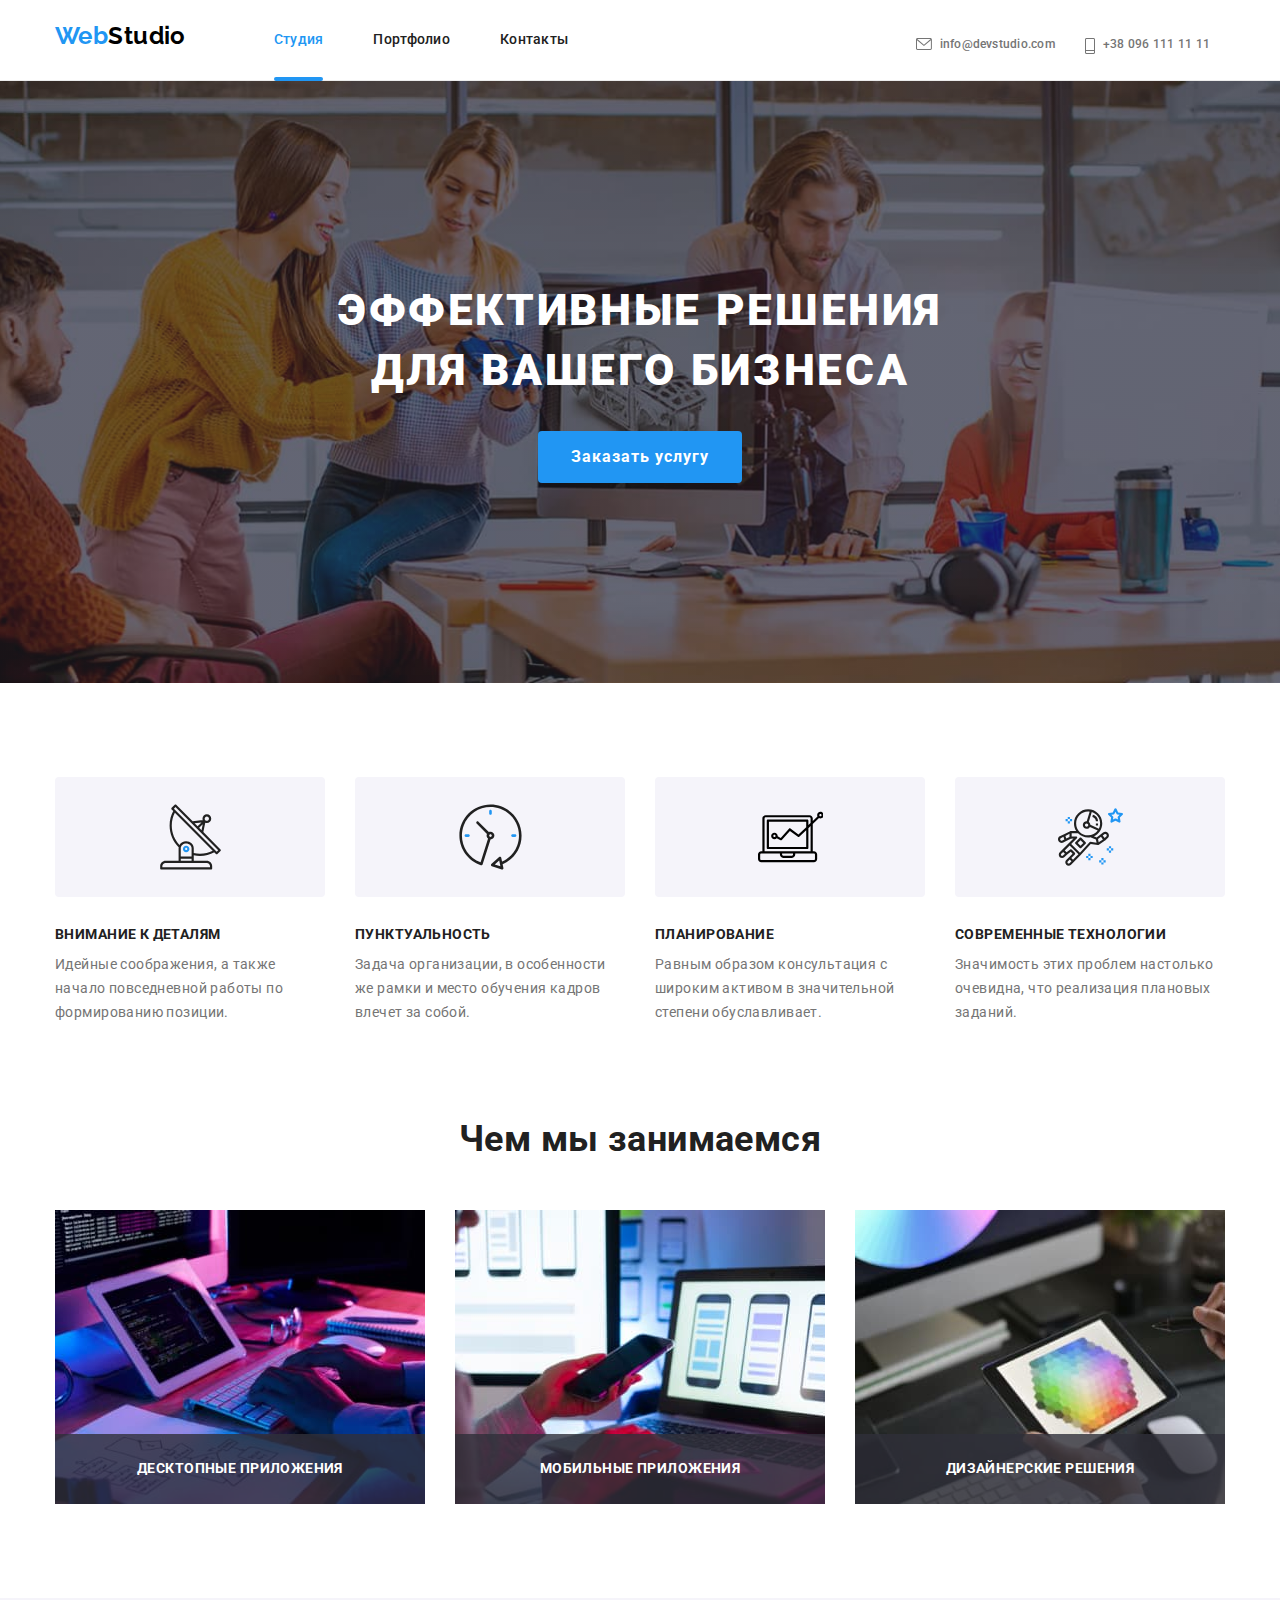
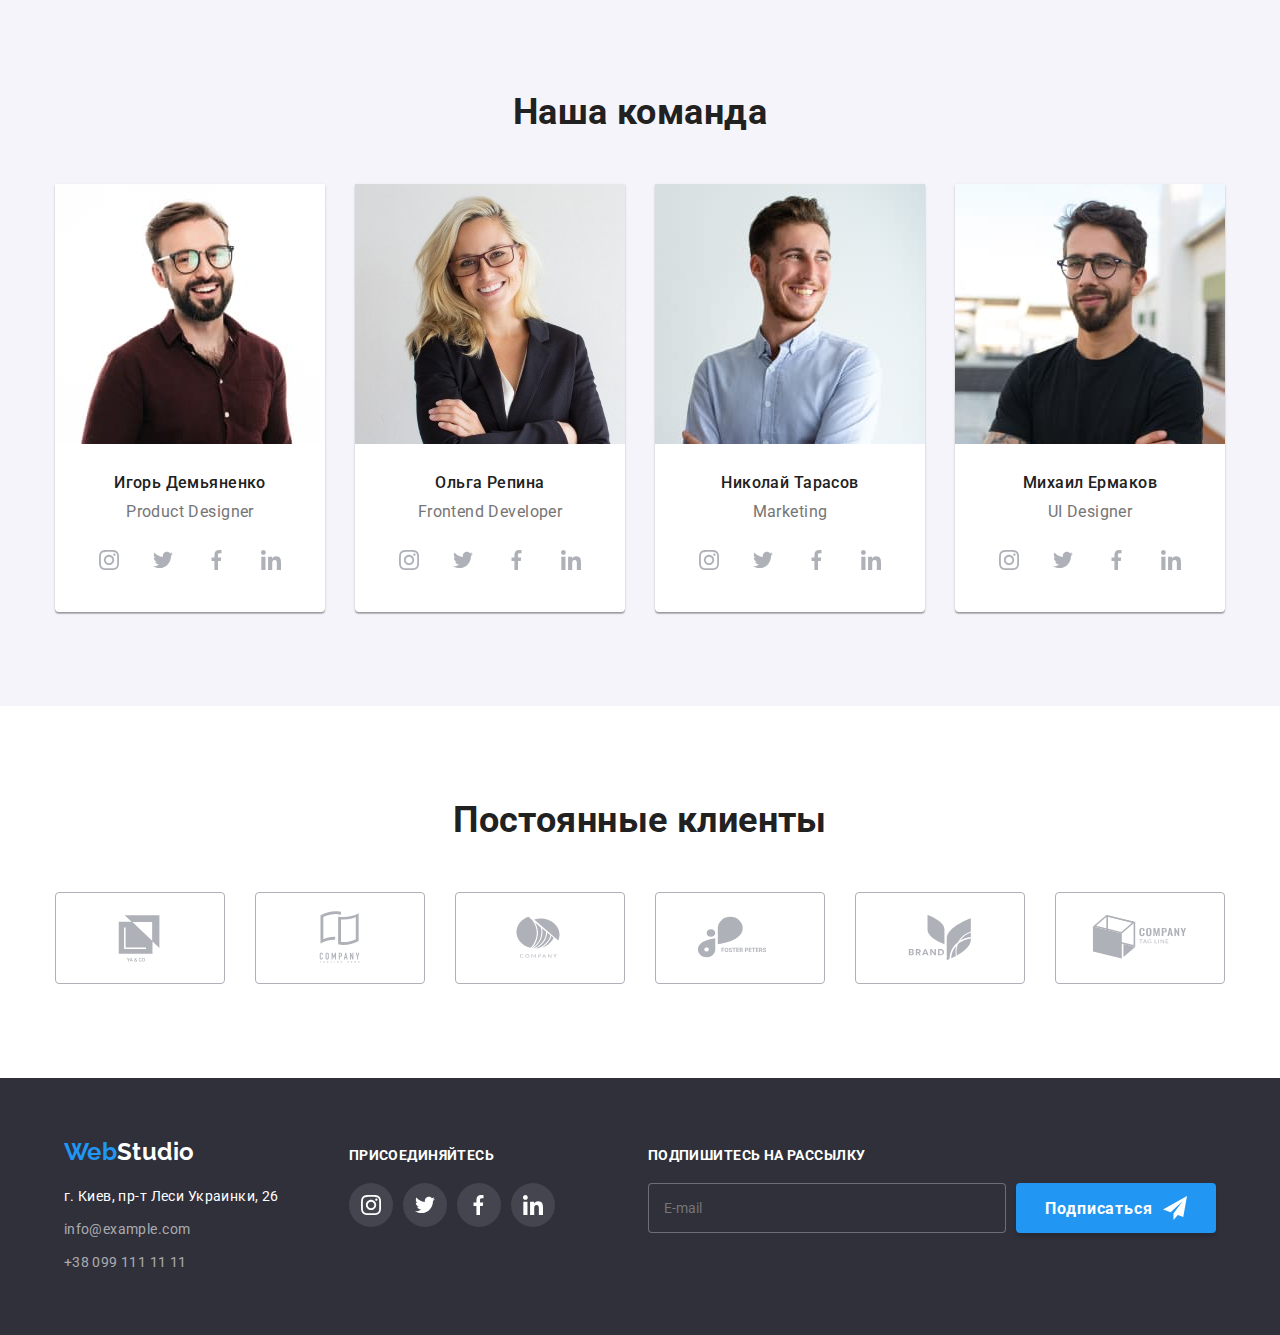
<file: index.html>
<!DOCTYPE html>
<html lang="ru">

<head>
   <meta charset="UTF-8">
   <meta http-equiv="X-UA-Compatible" content="IE=edge">
   <meta name="viewport" content="width=device-width, initial-scale=1.0">
   <title>Студия</title>
   <link href="https://fonts.googleapis.com/css2?family=Raleway:wght@700&family=Roboto:wght@400;500;700;900&display=swap"
      rel="stylesheet">
   <link rel="stylesheet" href="https://cdnjs.cloudflare.com/ajax/libs/modern-normalize/1.1.0/modern-normalize.min.css">
   <link rel="stylesheet" href="./css/main.min.css">
</head>

<body>
   <header class="page-header">
      <div class="container">
         <div class="main-nav">
            <a href="./" class="logo"><span>Web</span>Studio</a>
            <button 
            type="button" 
            class="menu-button " 
            aria-expanded="false"
            aria-controls="menu-container"
            data-menu-button
         >
            <svg class="burger-icon" 
               width="40" 
               height="40" 
               aria-label="Переключатеть мобильного меню"
            >
               <use class="icon-cross" href="./images/symbol-defs.svg#close-menu"></use>
               <use class="icon-menu" href="./images/symbol-defs.svg#burger-menu"></use>
            </svg>
            </button>
            <div class="menu-container" id="menu-container" data-menu>
   <div class="container-menu">
               <ul class="site-nav list">
                  <li class="site-nav__item">
                     <a href="./index.html" class="site-nav__link site-nav__link--active">Студия</a>
                  </li>
                  <li class="site-nav__item">
                     <a href="./portfolio.html" class="site-nav__link">Портфолио</a>
                  </li>
                  <li class="site-nav__item">
                     <a href="./" class="site-nav__link">Контакты</a>
                  </li>
               </ul>

               <ul class="auth-nav list">
                  <li class="auth-nav__item">
                    <a href="mailto:info@example.com" class="auth-nav__link">
                      <svg class="auth-nav__icon" width="16" height="12">
                        <use href="./images/symbol-defs.svg#envelope"></use>
                      </svg>
                      info@devstudio.com
                    </a>
                  </li>
                  <li class="auth-nav__item auth-nav__item-phone">
                    <a href="tel:+38 099 111 11 11" class="auth-nav__link auth-nav__link-phone">
                      <svg class="auth-nav__icon auth-nav__icon--phone" width="10" height="16">
                        <use href="./images/symbol-defs.svg#phone"></use>
                      </svg>
                      +38 096 111 11 11
                    </a>
                  </li>
                  </ul>
                <ul class="social-nav-header">
                  <li class="social-list-header">
                     <a class="social-link-header" href="#">Instagram</a>
                  </li>
                  <li class="social-list-header">
                     <a class="social-link-header" href="#">Twitter</a>
                  </li>
                  <li class="social-list-header">
                     <a class="social-link-header" href="#">Facebook</a>
                  </li>
                  <li class="social-list-header">
                     <a class="social-link-header" href="#">Linkedin</a>
                  </li>
                </ul>
</div></div>
            </div>
         </div>
      </div>
   </header>


   <main> 
      <!--section hero-->
      <section class="hero">
         <div class="container">
            <div class="page-hero">
               <h1 class="page-hero__title">Эффективные решения для вашего бизнеса</h1>
               <button type="button" class="button page-hero__button" data-modal-open>Заказать услугу</button>
            </div>
         </div>
      </section>
      <!--section peculiarities-->
      <section class="section page-peculiarities">
         <div class="container">
            <h2 class="section-title title-none">Особенности</h2>
            
            <ul class="feature list">
               <li class="feature__item">
                  <div class="feature__icon">
                     <svg width="65" height="70" >
                        <use href="./images/symbol-defs.svg#antenna"></use>
                     </svg>
                  </div>
                  <h3 class="feature__title">Внимание к деталям</h3>
                  <p class="feature__text">Идейные соображения, а также начало повседневной работы по формированию позиции.</p>
               </li>
               <li class="feature__item">
                  <div class="feature__icon">
                     <svg width="65" height="70">
                        <use href="./images/symbol-defs.svg#clock"></use>
                     </svg>
                  </div>
                  <h3 class="feature__title">Пунктуальность</h3>
                  <p class="feature__text">Задача организации, в особенности же рамки и место обучения кадров влечет за собой.</p>
               </li>
               <li class="feature__item">
                  <div class="feature__icon">
                     <svg width="65" height="70">
                        <use href="./images/symbol-defs.svg#leptop"></use>
                     </svg>
                  </div>
                  <h3 class="feature__title">Планирование</h3>
                  <p class="feature__text">Равным образом консультация с широким активом в значительной степени обуславливает.</p>
               </li>
               <li class="feature__item">
                  <div class="feature__icon">
                     <svg width="65" height="70">
                        <use href="./images/symbol-defs.svg#astronaut"></use>
                     </svg>
                  </div>
                  <h3 class="feature__title">Современные технологии</h3>
                  <p class="feature__text">Значимость этих проблем настолько очевидна, что реализация плановых заданий.</p>
               </li>
            </ul>
         </div>
      </section>
      <!--section work-->
      <section class="section page-work">
         <div class="container">
            <h2 class="section-title">Чем мы занимаемся</h2>
            <ul class="work__list list">
               <li class="work__item item">
                  <img class="work__img"
                  srcset="./images/work/box-one.jpg 1x, 
                     ./images/work/box-one@2x.jpg 2x" 
                  src="./images/box-one.jpg" 
                  alt="Програмування коду" 
                  width="370">
                  <h3 class="work__text">Десктопные приложения</h3>
               </li>
               <li class="work__item item">
                  <img class="work__img" 
                  srcset="./images/work/box-two.jpg 1x, 
                     ./images/work/box-two@2x.jpg 2x" 
                  src="./images/box-two.jpg" 
                  alt="Вибор дизайну" 
                  width="370">
                  <h3 class="work__text">Мобильные приложения</h3>
               </li>
               <li class="work__item item">
                  <img class="work__img" 
                  srcset="./images/work/box-three.jpg 1x, 
                     ./images/work/box-three@2x.jpg 2x" 
                  src="./images/box-three.jpg" 
                  alt="Вибор кольору" 
                  width="370">
                  <h3 class="work__text">Дизайнерские решения</h3>
               </li>
            </ul>
         </div>
      </section>
      <!--section team-->
      <section class="section team">
         <div class="container page-team">
            <h2 class="section-title">Наша команда</h2>
            <ul class="page-team__list list">
               <li class="page-team__item">

                  <picture>
                     <source media="(min-width: 1200px)" 
                        srcset="./images/team/employee-one_lg.jpg 1x, 
                              ./images/team/employee-one_lg@2x.jpg 2x">

                     <source media="(min-width: 768px)" 
                        srcset="./images/team/employee-one_md.jpg 1x, 
                              ./images/team/employee-one_md@2x.jpg 2x">

                     <source media="(max-width: 767px)" 
                        srcset="./images/team/employee-one_sm.jpg 1x, 
                              ./images/team/employee-one_sm@2x.jpg 2x" >
                              
                     <img class="page-team__photo" src="./images/team/employee-one_md.jpg" alt="Игора Демьяненка" width="100%"/>
                  </picture>
                  <div class="page-team__info">
                     <h3 class="page-team__title">Игорь Демьяненко</h3>
                     <p class="page-team__text">Product Designer</p>

                     <ul class="social list">
                        <li class="social__item">
                           <a class="social__link link" href="#">
                              <svg class="social__icon" width="20" height="20">
                                 <use href="./images/symbol-defs.svg#instagram"></use>
                              </svg>
                           </a>
                        </li>
                        <li  class="social__item">
                           <a class="social__link link" href="#">
                              <svg class="social__icon" width="20" height="20">
                                 <use href="./images/symbol-defs.svg#twitter"></use>
                              </svg>
                           </a>
                        </li>
                        <li class="social__item">
                           <a class="social__link link" href="#">
                              <svg class="social__icon" width="20" height="20">
                                 <use href="./images/symbol-defs.svg#facebook"></use>
                              </svg>
                           </a>
                        </li>
                        <li class="social__item">
                           <a class="social__link link" href="#">
                              <svg class="social__icon" width="20" height="20">
                                 <use href="./images/symbol-defs.svg#linkedin"></use>
                              </svg>
                           </a>
                        </li>
                     </ul>
                  </div>
                  
               </li>
               <li class="page-team__item">
                  <picture>
                     <source media="(min-width: 1200px)" 
                        srcset="./images/team/employee-two_lg.jpg 1x, 
                              ./images/team/employee-two_lg@2x.jpg 2x">

                     <source media="(min-width: 768px)" 
                        srcset="./images/team/employee-two_md.jpg 1x, 
                              ./images/team/employee-two_md@2x.jpg 2x">

                     <source media="(max-width: 767px)" 
                        srcset="./images/team/employee-two_sm.jpg 1x, 
                              ./images/team/employee-two_sm@2x.jpg 2x" >

                     <img class="page-team__photo" src="./images/team/employee-two_md.jpg" alt="Ольги Репиной" width="100%">
                  </picture>

                  <div class="page-team__info">
                     <h3 class="page-team__title">Ольга Репина</h3>
                     <p class="page-team__text">Frontend Developer</p>

                     <ul class="social list">
                        <li class="social__item">
                           <a class="social__link link" href="#">
                              <svg class="social__icon" width="20" height="20">
                                 <use href="./images/symbol-defs.svg#instagram"></use>
                              </svg>
                           </a>
                        </li>
                        <li  class="social__item">
                           <a class="social__link link" href="#">
                              <svg class="social__icon" width="20" height="20">
                                 <use href="./images/symbol-defs.svg#twitter"></use>
                              </svg>
                           </a>
                        </li>
                        <li class="social__item">
                           <a class="social__link link" href="#">
                              <svg class="social__icon" width="20" height="20">
                                 <use href="./images/symbol-defs.svg#facebook"></use>
                              </svg>
                           </a>
                        </li>
                        <li class="social__item">
                           <a class="social__link link" href="#">
                              <svg class="social__icon" width="20" height="20">
                                 <use href="./images/symbol-defs.svg#linkedin"></use>
                              </svg>
                           </a>
                        </li>
                     </ul>
                  
                  </div>
               </li>
               <li class="page-team__item">
                  <picture>
                     <source media="(min-width: 1200px)" 
                        srcset="./images/team/employee-three_lg.jpg 1x, 
                              ./images/team/employee-three_lg@2x.jpg 2x">

                     <source media="(min-width: 768px)" 
                        srcset="./images/team/employee-three_md.jpg 1x, 
                              ./images/team/employee-three_md@2x.jpg 2x">

                     <source media="(max-width: 767px)" 
                        srcset="./images/team/employee-three_sm.jpg 1x, 
                              ./images/team/employee-three_sm@2x.jpg 2x" >

                     <img class="page-team__photo" src="./images/team/employee-three_md.jpg" alt="Николая Тарасова" width="100%">
                  </picture>
                  <div class="page-team__info">
                     <h3 class="page-team__title">Николай Тарасов</h3>
                     <p class="page-team__text">Marketing</p>
                     
                     <ul class="social list">
                        <li class="social__item">
                           <a class="social__link link" href="#">
                              <svg class="social__icon" width="20" height="20">
                                 <use href="./images/symbol-defs.svg#instagram"></use>
                              </svg>
                           </a>
                        </li>
                        <li  class="social__item">
                           <a class="social__link link" href="#">
                              <svg class="social__icon" width="20" height="20">
                                 <use href="./images/symbol-defs.svg#twitter"></use>
                              </svg>
                           </a>
                        </li>
                        <li class="social__item">
                           <a class="social__link link" href="#">
                              <svg class="social__icon" width="20" height="20">
                                 <use href="./images/symbol-defs.svg#facebook"></use>
                              </svg>
                           </a>
                        </li>
                        <li class="social__item">
                           <a class="social__link link" href="#">
                              <svg class="social__icon" width="20" height="20">
                                 <use href="./images/symbol-defs.svg#linkedin"></use>
                              </svg>
                           </a>
                        </li>
                     </ul>
                  </div>
                  
               </li>
               <li class="page-team__item">
                  <picture>
                     <source media="(min-width: 1200px)" 
                        srcset="./images/team/employee-four_lg.jpg 1x, 
                              ./images/team/employee-four_lg@2x.jpg 2x">

                     <source media="(min-width: 768px)" 
                        srcset="./images/team/employee-four_md.jpg 1x, 
                              ./images/team/employee-four_md@2x.jpg 2x">

                     <source media="(max-width: 767px)" 
                        srcset="./images/team/employee-four_sm.jpg 1x, 
                              ./images/team/employee-four_sm@2x.jpg 2x" >

                     <img class="page-team__photo" src="./images/team/employee-four_md.jpg" alt="Михаила Ермакова" width="100%">
                  </picture>
                  <div class="page-team__info">
                     <h3 class="page-team__title">Михаил Ермаков</h3>
                     <p class="page-team__text">UI Designer</p>

                     <ul class="social list">
                        <li class="social__item">
                           <a class="social__link link" href="#">
                              <svg class="social__icon" width="20" height="20">
                                 <use href="./images/symbol-defs.svg#instagram"></use>
                              </svg>
                           </a>
                        </li>
                        <li  class="social__item">
                           <a class="social__link link" href="#">
                              <svg class="social__icon" width="20" height="20">
                                 <use href="./images/symbol-defs.svg#twitter"></use>
                              </svg>
                           </a>
                        </li>
                        <li class="social__item">
                           <a class="social__link link" href="#">
                              <svg class="social__icon" width="20" height="20">
                                 <use href="./images/symbol-defs.svg#facebook"></use>
                              </svg>
                           </a>
                        </li>
                        <li class="social__item">
                           <a class="social__link link" href="#">
                              <svg class="social__icon" width="20" height="20">
                                 <use href="./images/symbol-defs.svg#linkedin"></use>
                              </svg>
                           </a>
                        </li>
                     </ul>
         </div>
      </section>
      <!--section client-->
      <section class="section page-client">
      <div class="container">
         <h2  class="section-title">Постоянные клиенты</h2>
         <ul class="client__list list">
            <li class="client__item">
               <a class="client__link link" href="#">
                  <svg width="106" height="60">
                     <use href="./images/symbol-defs.svg#Logo"></use>
                  </svg>
               </a>
            </li>
            <li class="client__item">
               <a class="client__link link" href="#">
                  <svg width="106" height="60">
                     <use href="./images/symbol-defs.svg#Logo-1"></use>
                  </svg>
               </a>
            </li>
            <li class="client__item">
               <a class="client__link link" href="#">
                  <svg width="106" height="60">
                     <use href="./images/symbol-defs.svg#Logo-2"></use>
                  </svg>
               </a>
            </li>
            <li class="client__item">
               <a class="client__link link" href="#">
                  <svg width="106" height="60">
                     <use href="./images/symbol-defs.svg#Logo-3"></use>
                  </svg>
               </a>
            </li>
            <li class="client__item">
               <a class="client__link link" href="#">
                  <svg width="106" height="60">
                     <use href="./images/symbol-defs.svg#Logo-4"></use>
                  </svg>
               </a>
            </li>
            <li class="client__item">
               <a class="client__link link" href="#">
                  <svg width="106" height="60">
                     <use href="./images/symbol-defs.svg#Logo-5"></use>
                  </svg>
               </a>
            </li>
         </ul>
      </div>
      </section>
   </main>
   <!--section footer-->
   <footer class="page-footer">
      <div class="container page-footer__item ">
         <div class="page-footer__address">
            <a href="./" class="logo page-footer__logo"><span>Web</span>Studio</a>
            <address>
               <ul class="footer-nav list">
                  <li class="navigation">
                     <a href="https://goo.gl/maps/YZM6C7WJP7z5p3dV6" target="_blank" rel="noopener noreferrer" title="посилання на карту"
                        class="navigation__link navigation__link-address link"> г. Киев, пр-т Леси Украинки, 26</a>
                     </li>
                  <li class="navigation">
                     <a href="mailto:info@example.com" class="navigation__link link">info@example.com</a>
                  </li>
                  <li class="navigation">
                     <a href="tel:+38 099 111 11 11" class="navigation__link link"> +38 099 111 11 11</a>
                  </li>
               </ul>
            </address>
         </div>
         <div class="footer-social">
            <h2 class="footer-title">Присоединяйтесь</h2>
            <ul class="social list">
                        <li class="social__item">
                           <a class="social__link footer-social__link link" href="#">
                              <svg class="social__icon" width="20" height="20">
                                 <use href="./images/symbol-defs.svg#instagram"></use>
                              </svg>
                           </a>
                        </li>
                        <li  class="social__item">
                           <a class="social__link footer-social__link link" href="#">
                              <svg class="social__icon" width="20" height="20">
                                 <use href="./images/symbol-defs.svg#twitter"></use>
                              </svg>
                           </a>
                        </li>
                        <li class="social__item">
                           <a class="social__link footer-social__link link" href="#">
                              <svg class="social__icon" width="20" height="20">
                                 <use href="./images/symbol-defs.svg#facebook"></use>
                              </svg>
                           </a>
                        </li>
                        <li class="social__item">
                           <a class="social__link footer-social__link link" href="#">
                              <svg class="social__icon" width="20" height="20">
                                 <use href="./images/symbol-defs.svg#linkedin"></use>
                              </svg>
                           </a>
                        </li>
                     </ul>
         </div>
         <form class="footer-form">
            <h2 class="footer-title footer-form__title">Подпишитесь на рассылку</h2>
            <label for="" class="footer-form__label">
            <input
               class="footer-form__email"
               type="email"
               name="mail"
               id="footer-mail"
               placeholder="E-mail"
            />
            <button class="button footer-form__button" type="submit">
                  Подписаться
                  <svg class="footer-form__icon" width="24" height="24">
                     <use href="./images/symbol-defs.svg#form-send"></use>
                  </svg>
               </button>
            </label>
         </form>
      </div>
   </footer>
   <!--modal window-->
   <div class="backdrop is-hidden" data-modal>
      <div class="modal">
         <button class="modal-button" type="button" data-modal-close>
            <svg class="modal-button__close" width="18" height="18">
               <use href="./images/symbol-defs.svg#close"></use>
            </svg>
         </button>
            <form class="form">
               <h2 class="form__title">Оставьте свои данные, мы вам перезвоним</h2>
               <div class="form-filed">
                  <label for="name" class="form-filed__label">Имя</label> 
                  <input class="form-filed__input" type="text" name="user-name" id="name" />
                  <svg class="form-filed__icon" width="18" height="18">
                     <use href="./images/symbol-defs.svg#form-person"></use>
                  </svg>
               </div>
               
               <div class="form-filed">
                  <label for="tel" class="form-filed__label">Телефон</label>
                  <input class="form-filed__input" type="tel" name="tel" id="tel" />
                  <svg class="form-filed__icon" width="18" height="18">
                     <use href="./images/symbol-defs.svg#form-phone"></use>
                  </svg>
               </div>

               <div class="form-filed">
                  <label for="mail" class="form-filed__label">Почта</label>
                  <input class="form-filed__input" type="email" name="mail" id="mail" />
                  <svg class="form-filed__icon" width="18" height="18">
                     <use href="./images/symbol-defs.svg#form-email"></use>
                  </svg>
               </div>
               

               <div class="form-filed coment-filed">
                  <label for="comment" class="form-filed__label" >Комментарий</label>
                  <textarea class="coment-filed__txt" name="comment" id="comment" rows="8" placeholder="Введите текст"></textarea>
               </div>

               <div class="form-filed form-policy">
                  <label class="policy"> 
                     <input class="policy__checkbox" type="checkbox" name="policy">
                     <svg class="policy__check" width="15" height="15">
                        <use href="./images/symbol-defs.svg#form-check"></use>
                     </svg> 
                     Соглашаюсь с рассылкой и принимаю<a href="#" class="policy-link">Условия договора</a>
                  </label>
               </div>
               

               <button class="button form-button" type="submit">Отправить</button>
            </form>
      </div>
   </div>

<script src="./js/modal.js"></script>
<script src="./js/mobile-menu.js"></script>
</body>

</html>
</file>
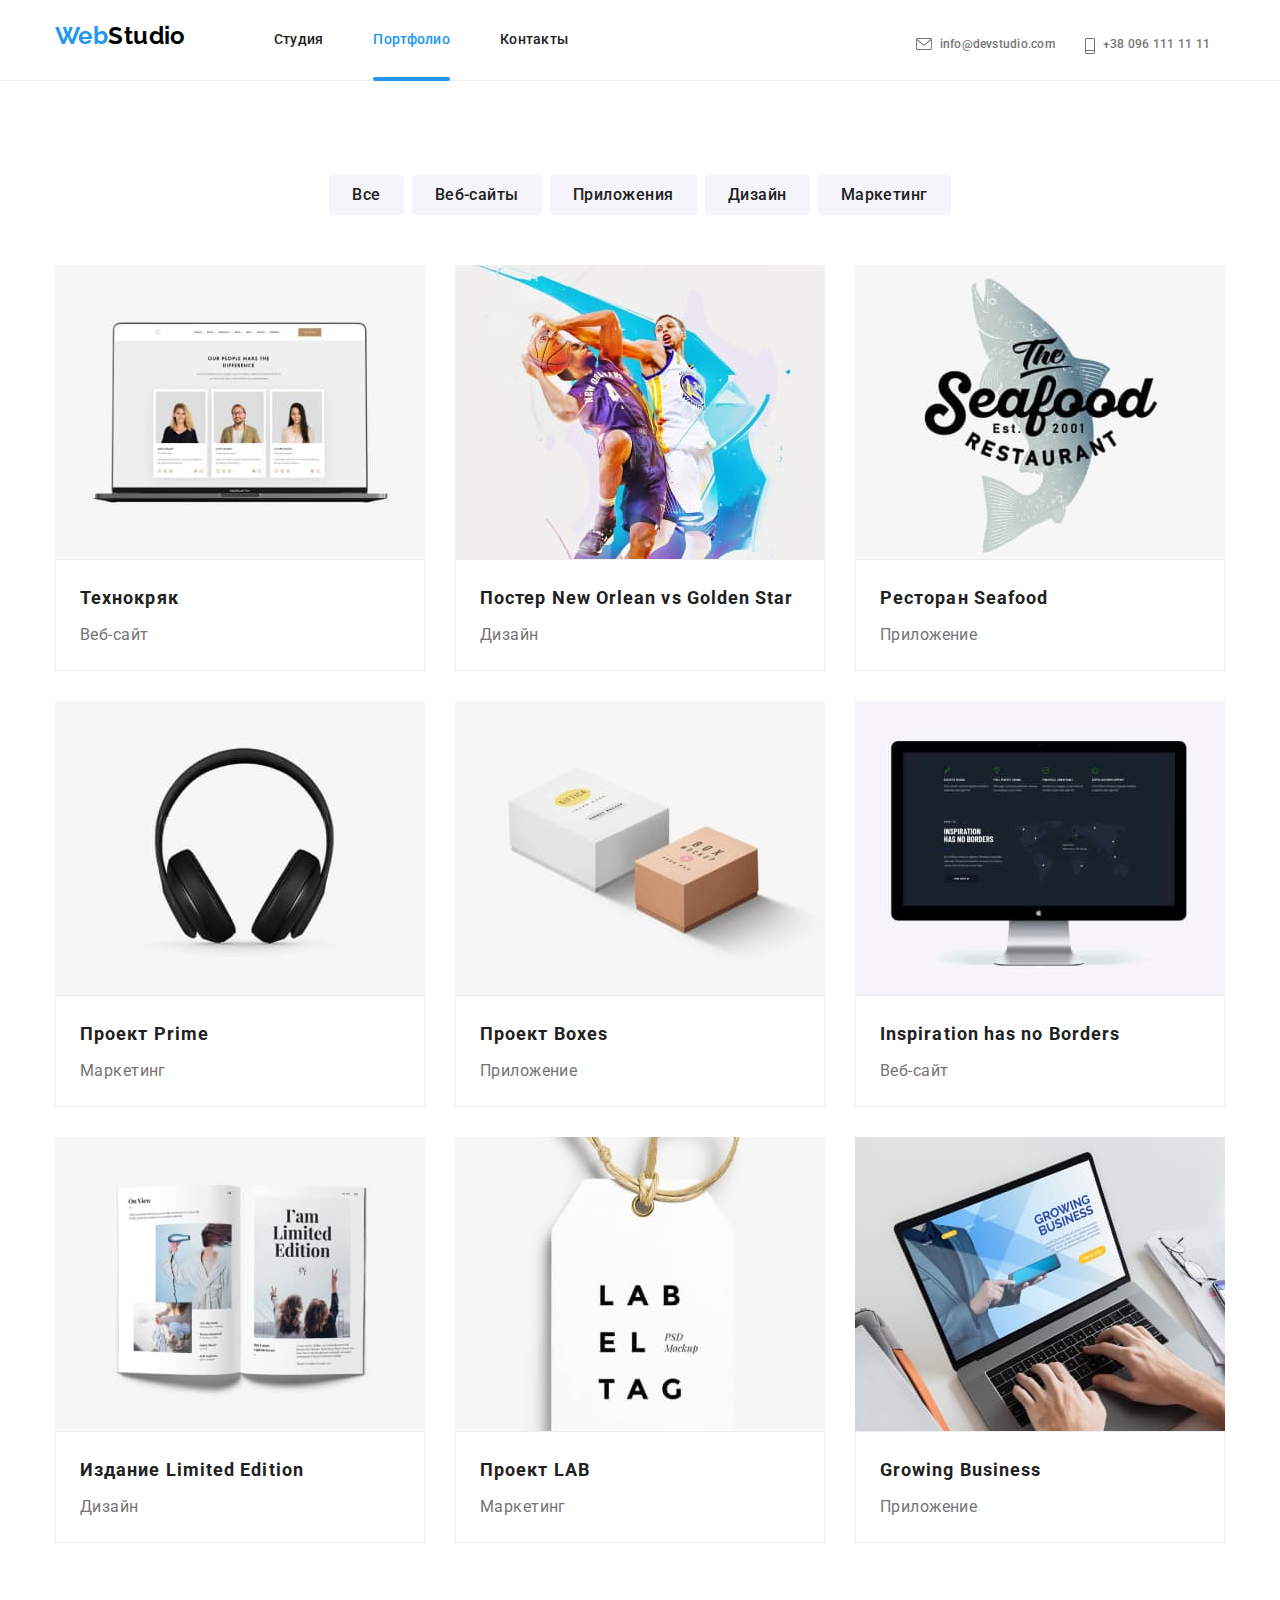
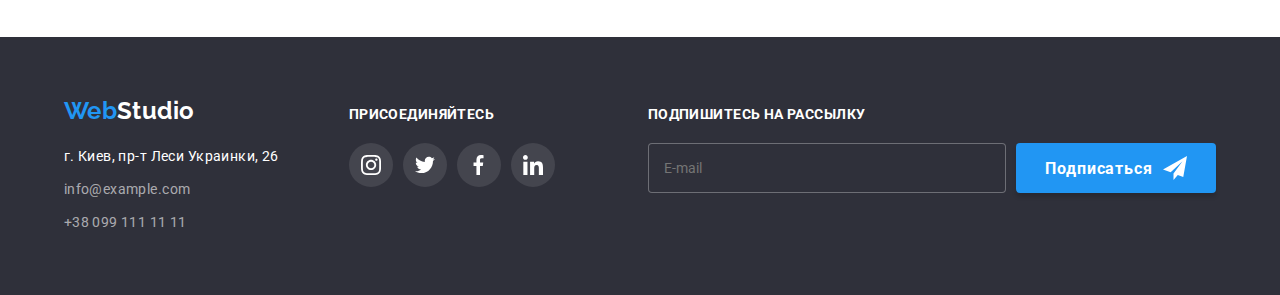
<file: portfolio.html>
<!DOCTYPE html>
<html lang="ru">
  <head>
    <meta charset="UTF-8" />
    <meta http-equiv="X-UA-Compatible" content="IE=edge" />
    <meta name="viewport" content="width=device-width, initial-scale=1.0" />
    <title>Портфолио</title>
    <link
      href="https://fonts.googleapis.com/css2?family=Raleway:wght@700&family=Roboto:wght@400;500;700;900&display=swap"
      rel="stylesheet"
    />
    <link
      rel="stylesheet"
      href="https://cdnjs.cloudflare.com/ajax/libs/modern-normalize/1.1.0/modern-normalize.min.css"
    />
    <link rel="stylesheet" href="./css/main.min.css" />
  </head>
  <body>
    <!--хедер-->
    <header class="page-header">
      <div class="container">
         <div class="main-nav">
            <a href="./" class="logo"><span>Web</span>Studio</a>
            <button 
            type="button" 
            class="menu-button " 
            aria-expanded="false"
            aria-controls="menu-container"
            data-menu-button
         >
            <svg class="burger-icon" 
               width="40" 
               height="40" 
               aria-label="Переключатеть мобильного меню"
            >
               <use class="icon-cross" href="./images/symbol-defs.svg#close-menu"></use>
               <use class="icon-menu" href="./images/symbol-defs.svg#burger-menu"></use>
            </svg>
            </button>
            <div class="menu-container" id="menu-container" data-menu>
   <div class="container-menu">
               <ul class="site-nav list">
                  <li class="site-nav__item">
                     <a href="./index.html" class="site-nav__link">Студия</a>
                  </li>
                  <li class="site-nav__item">
                     <a href="./portfolio.html" class="site-nav__link site-nav__link--active">Портфолио</a>
                  </li>
                  <li class="site-nav__item">
                     <a href="./" class="site-nav__link">Контакты</a>
                  </li>
               </ul>

               <ul class="auth-nav list">
                  <li class="auth-nav__item">
                    <a href="mailto:info@example.com" class="auth-nav__link">
                      <svg class="auth-nav__icon" width="16" height="12">
                        <use href="./images/symbol-defs.svg#envelope"></use>
                      </svg>
                      info@devstudio.com
                    </a>
                  </li>
                  <li class="auth-nav__item auth-nav__item-phone">
                    <a href="tel:+38 099 111 11 11" class="auth-nav__link auth-nav__link-phone">
                      <svg class="auth-nav__icon auth-nav__icon--phone" width="10" height="16">
                        <use href="./images/symbol-defs.svg#phone"></use>
                      </svg>
                      +38 096 111 11 11
                    </a>
                  </li>
                  </ul>
                <ul class="social-nav-header">
                  <li class="social-list-header">
                     <a class="social-link-header" href="#">Instagram</a>
                  </li>
                  <li class="social-list-header">
                     <a class="social-link-header" href="#">Twitter</a>
                  </li>
                  <li class="social-list-header">
                     <a class="social-link-header" href="#">Facebook</a>
                  </li>
                  <li class="social-list-header">
                     <a class="social-link-header" href="#">Linkedin</a>
                  </li>
                </ul>
</div></div>
            </div>
         </div>
      </div>
   </header>

    <main>
      <section class="section portfolio-page">
        <div class="container">
          <h1 class="section-title title-none">Наши роботы</h1>
          <ul class="portfolio-nav list">
            <li class="portfolio-nav__item">
              <button type="button" class="portfolio-nav__button button">Все</button>
            </li>
            <li class="portfolio-nav__item">
              <button type="button" class="portfolio-nav__button button">Веб-сайты</button>
            </li>
            <li class="portfolio-nav__item">
              <button type="button" class="portfolio-nav__button button">Приложения</button>
            </li>
            <li class="portfolio-nav__item">
              <button type="button" class="portfolio-nav__button button">Дизайн</button>
            </li>
            <li class="portfolio-nav__item">
              <button type="button" class="portfolio-nav__button button">Маркетинг</button>
            </li>
          </ul>

          <ul class="cards__list list">
            <li class="card item">
              <div class="card__item">
                

                <picture>
                  <source media="(min-width: 1200px)" 
                     srcset="./images/portfolio/card-1_lg.jpg 1x, 
                           ./images/portfolio/card-1_lg@2x.jpg 2x">

                  <source media="(min-width: 768px)" 
                     srcset="./images/portfolio/card-1_md.jpg 1x, 
                           ./images/portfolio/card-1_md@2x.jpg 2x">

                  <source media="(max-width: 676px)" 
                     srcset="./images/portfolio/card-1_sm.jpg 1x, 
                           ./images/portfolio/card-1_sm@2x.jpg 2x" >

                  <img class="card__img" src="./images/portfolio/card-1_md.jpg" alt="откритий ноутбук" width="100%">
              </picture>

                <div class="card__overflow">
                  <p class="card__text">
                    Ресурс предлагает комплексные предложения с разным уровнем функционала и
                    сервисов. Все это позволит посетителю получить исчерпывающие сведения о компании
                    или частном лице.
                  </p>
                </div>
              </div>
              <div class="card__name">
                <h2 class="card__title">Технокряк</h2>
                <p class="card__sub-title">Веб-сайт</p>
              </div>
            </li>
            <li class="card item">
              <div class="card__item">
                <picture>
                  <source media="(min-width: 1200px)" 
                    srcset="./images/portfolio/card-2_lg.jpg 1x, 
                          ./images/portfolio/card-2_lg@2x.jpg 2x">

                  <source media="(min-width: 768px)" 
                    srcset="./images/portfolio/card-2_md.jpg 1x, 
                          ./images/portfolio/card-2_md@2x.jpg 2x">

                  <source media="(max-width: 676px)" 
                    srcset="./images/portfolio/card-2_sm.jpg 1x, 
                          ./images/portfolio/card-2_sm@2x.jpg 2x" >

                  <img class="card__img" src="./images/portfolio/card-2_md.jpg" alt="два баскетболиста" width="100%">
                </picture>
                <div class="card__overflow">
                  <p class="card__text">
                    Ресурс предлагает комплексные предложения с разным уровнем функционала и
                    сервисов. Все это позволит посетителю получить исчерпывающие сведения о компании
                    или частном лице.
                  </p>
                </div>
              </div>
              <div class="card__name">
                <h2 class="card__title">Постер New Orlean vs Golden Star</h2>
                <p class="card__sub-title">Дизайн</p>
              </div>
            </li>
            <li class="card item">
              <div class="card__item">
                <picture>
                  <source media="(min-width: 1200px)" 
                    srcset="./images/portfolio/card-3_lg.jpg 1x, 
                          ./images/portfolio/card-3_lg@2x.jpg 2x">

                  <source media="(min-width: 768px)" 
                    srcset="./images/portfolio/card-3_md.jpg 1x, 
                          ./images/portfolio/card-3_md@2x.jpg 2x">

                  <source media="(max-width: 676px)" 
                    srcset="./images/portfolio/card-3_sm.jpg 1x, 
                          ./images/portfolio/card-3_sm@2x.jpg 2x" >

                  <img class="card__img" src="./images/portfolio/card-3_md.jpg" alt="логотип ресторану" width="100%">
                </picture>
                <div class="card__overflow">
                  <p class="card__text">
                    Ресурс предлагает комплексные предложения с разным уровнем функционала и
                    сервисов. Все это позволит посетителю получить исчерпывающие сведения о компании
                    или частном лице.
                  </p>
                </div>
              </div>
              <div class="card__name">
                <h2 class="card__title">Ресторан Seafood</h2>
                <p class="card__sub-title">Приложение</p>
              </div>
            </li>
            <li class="card item">
              
              <div class="card__item">
                <picture>
                <source media="(min-width: 1200px)" 
                  srcset="./images/portfolio/card-4_lg.jpg 1x, 
                        ./images/portfolio/card-4_lg@2x.jpg 2x">

                <source media="(min-width: 768px)" 
                  srcset="./images/portfolio/card-4_md.jpg 1x, 
                        ./images/portfolio/card-4_md@2x.jpg 2x">

                <source media="(max-width: 676px)" 
                  srcset="./images/portfolio/card-4_sm.jpg 1x, 
                        ./images/portfolio/card-4_sm@2x.jpg 2x" >

                <img class="card__img" src="./images/portfolio/card-4_md.jpg" alt="наушники" width="100%">
              </picture>
                <div class="card__overflow">
                  <p class="card__text">
                    Ресурс предлагает комплексные предложения с разным уровнем функционала и
                    сервисов. Все это позволит посетителю получить исчерпывающие сведения о компании
                    или частном лице.
                  </p>
                </div>
              </div>
              <div class="card__name">
                <h2 class="card__title">Проект Prime</h2>
                <p class="card__sub-title">Маркетинг</p>
              </div>
            </li>
            <li class="card item">
              <div class="card__item">
                <picture>
                  <source media="(min-width: 1200px)" 
                    srcset="./images/portfolio/card-5_lg.jpg 1x, 
                          ./images/portfolio/card-5_lg@2x.jpg 2x">
  
                  <source media="(min-width: 768px)" 
                    srcset="./images/portfolio/card-5_md.jpg 1x, 
                          ./images/portfolio/card-5_md@2x.jpg 2x">
  
                  <source media="(max-width: 676px)" 
                    srcset="./images/portfolio/card-5_sm.jpg 1x, 
                          ./images/portfolio/card-5_sm@2x.jpg 2x" >
  
                  <img class="card__img" src="./images/portfolio/card-5_md.jpg" alt="две каробки" width="100%">
                </picture>
                <div class="card__overflow">
                  <p class="card__text">
                    Ресурс предлагает комплексные предложения с разным уровнем функционала и
                    сервисов. Все это позволит посетителю получить исчерпывающие сведения о компании
                    или частном лице.
                  </p>
                </div>
              </div>
              <div class="card__name">
                <h2 class="card__title">Проект Boxes</h2>
                <p class="card__sub-title">Приложение</p>
              </div>
            </li>
            <li class="card item">
              <div class="card__item">
                <picture>
                <source media="(min-width: 1200px)" 
                  srcset="./images/portfolio/card-6_lg.jpg 1x, 
                        ./images/portfolio/card-6_lg@2x.jpg 2x">

                <source media="(min-width: 768px)" 
                  srcset="./images/portfolio/card-6_md.jpg 1x, 
                        ./images/portfolio/card-6_md@2x.jpg 2x">

                <source media="(max-width: 676px)" 
                  srcset="./images/portfolio/card-6_sm.jpg 1x, 
                        ./images/portfolio/card-6_sm@2x.jpg 2x" >

                <img class="card__img" src="./images/portfolio/card-6_md.jpg" alt="монитор" width="100%">
              </picture>
                <div class="card__overflow">
                  <p class="card__text">
                    Ресурс предлагает комплексные предложения с разным уровнем функционала и
                    сервисов. Все это позволит посетителю получить исчерпывающие сведения о компании
                    или частном лице.
                  </p>
                </div>
              </div>
              <div class="card__name">
                <h2 class="card__title">Inspiration has no Borders</h2>
                <p class="card__sub-title">Веб-сайт</p>
              </div>
            </li>
            <li class="card item">
              <div class="card__item">
                <picture>
                  <source media="(min-width: 1200px)" 
                    srcset="./images/portfolio/card-7_lg.jpg 1x, 
                          ./images/portfolio/card-7_lg@2x.jpg 2x">
  
                  <source media="(min-width: 768px)" 
                    srcset="./images/portfolio/card-7_md.jpg 1x, 
                          ./images/portfolio/card-7_md@2x.jpg 2x">
  
                  <source media="(max-width: 676px)" 
                    srcset="./images/portfolio/card-7_sm.jpg 1x, 
                          ./images/portfolio/card-7_sm@2x.jpg 2x" >
  
                  <img class="card__img" src="./images/portfolio/card-7_md.jpg" alt="откритий журнал" width="100%">
                </picture>
                <div class="card__overflow">
                  <p class="card__text">
                    Ресурс предлагает комплексные предложения с разным уровнем функционала и
                    сервисов. Все это позволит посетителю получить исчерпывающие сведения о компании
                    или частном лице.
                  </p>
                </div>
              </div>
              <div class="card__name">
                <h2 class="card__title">Издание Limited Edition</h2>
                <p class="card__sub-title">Дизайн</p>
              </div>
            </li>
            <li class="card item">
              <div class="card__item">
                <picture>
                  <source media="(min-width: 1200px)" 
                    srcset="./images/portfolio/card-8_lg.jpg 1x, 
                          ./images/portfolio/card-8_lg@2x.jpg 2x">
  
                  <source media="(min-width: 768px)" 
                    srcset="./images/portfolio/card-8_md.jpg 1x, 
                          ./images/portfolio/card-8_md@2x.jpg 2x">
  
                  <source media="(max-width: 676px)" 
                    srcset="./images/portfolio/card-8_sm.jpg 1x, 
                          ./images/portfolio/card-8_sm@2x.jpg 2x" >
  
                  <img class="card__img" src="./images/portfolio/card-8_md.jpg" alt="лейба" width="100%">
                </picture>
                <div class="card__overflow">
                  <p class="card__text">
                    Ресурс предлагает комплексные предложения с разным уровнем функционала и
                    сервисов. Все это позволит посетителю получить исчерпывающие сведения о компании
                    или частном лице.
                  </p>
                </div>
              </div>
              <div class="card__name">
                <h2 class="card__title">Проект LAB</h2>
                <p class="card__sub-title">Маркетинг</p>
              </div>
            </li>
            <li class="card item">
              <div class="card__item">
                <picture>
                <source media="(min-width: 1200px)" 
                  srcset="./images/portfolio/card-9_lg.jpg 1x, 
                        ./images/portfolio/card-9_lg@2x.jpg 2x">

                <source media="(min-width: 768px)" 
                  srcset="./images/portfolio/card-9_md.jpg 1x, 
                        ./images/portfolio/card-9_md@2x.jpg 2x">

                <source media="(max-width: 676px)" 
                  srcset="./images/portfolio/card-9_sm.jpg 1x, 
                        ./images/portfolio/card-9_sm@2x.jpg 2x" >

                <img class="card__img" src="./images/portfolio/card-9_md.jpg" alt="откритий ноутбук" width="100%">
              </picture>
                <div class="card__overflow">
                  <p class="card__text">
                    Ресурс предлагает комплексные предложения с разным уровнем функционала и
                    сервисов. Все это позволит посетителю получить исчерпывающие сведения о компании
                    или частном лице.
                  </p>
                </div>
              </div>
              <div class="card__name">
                <h2 class="card__title">Growing Business</h2>
                <p class="card__sub-title">Приложение</p>
              </div>
            </li>
          </ul>
        </div>
      </section>
    </main>
    <!--section footer-->
    <footer class="page-footer">
      <div class="container page-footer__item ">
        <div class="page-footer__address">
            <a href="./" class="logo page-footer__logo"><span>Web</span>Studio</a>
            <address>
              <ul class="footer-nav list">
                  <li class="navigation">
                    <a href="https://goo.gl/maps/YZM6C7WJP7z5p3dV6" target="_blank" rel="noopener noreferrer" title="посилання на карту"
                        class="navigation__link navigation__link-address link"> г. Киев, пр-т Леси Украинки, 26</a>
                    </li>
                  <li class="navigation">
                    <a href="mailto:info@example.com" class="navigation__link link">info@example.com</a>
                  </li>
                  <li class="navigation">
                    <a href="tel:+38 099 111 11 11" class="navigation__link link"> +38 099 111 11 11</a>
                  </li>
              </ul>
            </address>
        </div>
        <div class="footer-social">
            <h2 class="footer-title">Присоединяйтесь</h2>
            <ul class="social list">
                        <li class="social__item">
                          <a class="social__link footer-social__link link" href="#">
                              <svg class="social__icon" width="20" height="20">
                                <use href="./images/symbol-defs.svg#instagram"></use>
                              </svg>
                          </a>
                        </li>
                        <li  class="social__item">
                          <a class="social__link footer-social__link link" href="#">
                              <svg class="social__icon" width="20" height="20">
                                <use href="./images/symbol-defs.svg#twitter"></use>
                              </svg>
                          </a>
                        </li>
                        <li class="social__item">
                          <a class="social__link footer-social__link link" href="#">
                              <svg class="social__icon" width="20" height="20">
                                <use href="./images/symbol-defs.svg#facebook"></use>
                              </svg>
                          </a>
                        </li>
                        <li class="social__item">
                          <a class="social__link footer-social__link link" href="#">
                              <svg class="social__icon" width="20" height="20">
                                <use href="./images/symbol-defs.svg#linkedin"></use>
                              </svg>
                          </a>
                        </li>
                    </ul>
        </div>
        <form class="footer-form">
            <h2 class="footer-title footer-form__title">Подпишитесь на рассылку</h2>
            <label for="" class="footer-form__label">
            <input
              class="footer-form__email"
              type="email"
              name="mail"
              id="footer-mail"
              placeholder="E-mail"
            />
            <button class="button footer-form__button" type="submit">
                  Подписаться
                  <svg class="footer-form__icon" width="24" height="24">
                    <use href="./images/symbol-defs.svg#form-send"></use>
                  </svg>
              </button>
            </label>
        </form>
      </div>
  </footer>
<script src="./js/mobile-menu.js"></script>
  </body>
</html>
</file>
<file: css/main.min.css>
body{margin:0;background-color:#fff;color:#757575;font-family:"Roboto",sans-serif;font-size:14px;line-height:1.14;letter-spacing:.03em}body.no-scroll{overflow:hidden}.container{max-width:100%;margin-left:auto;margin-right:auto}@media screen and (min-width: 480px){.container{max-width:450px}}@media screen and (min-width: 768px){.container{max-width:768px}}@media screen and (min-width: 1200px){.container{max-width:1200px;padding-left:15px;padding-right:15px}}.list{padding:0;margin:0;list-style:none}img{display:block;max-width:100%;height:auto}.button{border-radius:4px;border:1px solid rgba(0,0,0,0);font-family:inherit;font-size:16px;cursor:pointer;text-align:center}.section{padding-top:94px;padding-bottom:94px}.section-title{margin-top:0;margin-bottom:50px;color:#212121;font-size:36px;line-height:1.16;text-align:center}.title-none{display:none}.section{padding-top:60px;padding-bottom:60px}@media screen and (min-width: 1200px){.section{padding-top:94px;padding-bottom:94px}}.section-title{margin-top:0;margin-bottom:30px;color:#212121;font-size:28px;line-height:1.17;text-align:center}@media screen and (min-width: 1200px){.section-title{margin-bottom:50px;font-size:36px;line-height:1.16}}.title-none{display:none}.page-header{position:relative;border-bottom:1px solid #ececec}.main-nav{display:-webkit-box;display:-ms-flexbox;display:flex;-webkit-box-pack:justify;-ms-flex-pack:justify;justify-content:space-between;-webkit-box-align:center;-ms-flex-align:center;align-items:center}@media screen and (min-width: 768px){.main-nav{-webkit-box-align:baseline;-ms-flex-align:baseline;align-items:baseline}}.logo{color:#000;font-size:24px;line-height:1.16;font-family:"Raleway",sans-serif;font-weight:700;text-decoration:none;padding-top:15px;padding-bottom:15px}.logo span{color:#2196f3}@media screen and (min-width: 768px){.site-nav{height:48px;display:-webkit-box;display:-ms-flexbox;display:flex;gap:50px;margin-left:88px;margin-bottom:32px}}.site-nav__link:hover,.site-nav__link:focus{color:#2196f3}.site-nav__item:not(:last-child){margin-bottom:32px}.site-nav__link{color:#212121;font-weight:500;font-size:40px;line-height:1.17;letter-spacing:.02em;text-decoration:none;-webkit-transition:color 250ms cubic-bezier(0.4, 0, 0.2, 1);transition:color 250ms cubic-bezier(0.4, 0, 0.2, 1)}@media screen and (min-width: 768px){.site-nav__link{padding-top:32px;padding-bottom:32px;display:inline-block;position:relative;font-size:14px;line-height:1.14}}@media screen and (min-width: 1200px){.site-nav__link{font-size:14px}}.site-nav__link--active{color:#2196f3}@media screen and (min-width: 768px){.site-nav__link--active::after{position:absolute;content:"";left:0;bottom:-1px;display:block;width:100%;height:4px;border-radius:2px;background-color:#2196f3}}.auth-nav{margin-bottom:64px}@media screen and (max-width: 767px){.auth-nav{display:-webkit-box;display:-ms-flexbox;display:flex;-webkit-box-orient:vertical;-webkit-box-direction:reverse;-ms-flex-direction:column-reverse;flex-direction:column-reverse;-webkit-box-flex:1;-ms-flex-positive:1;flex-grow:1}}@media screen and (min-width: 768px){.auth-nav{padding:21px 15px 0 84px;margin-bottom:0}}@media screen and (min-width: 1200px){.auth-nav{display:-webkit-box;display:-ms-flexbox;display:flex;gap:30px;margin-left:auto}}.auth-nav__link{color:#757575;font-weight:500;font-size:24px;line-height:1.16;letter-spacing:.02em;text-decoration:none;-webkit-transition:color 250ms cubic-bezier(0.4, 0, 0.2, 1);transition:color 250ms cubic-bezier(0.4, 0, 0.2, 1)}@media screen and (min-width: 768px){.auth-nav__link{font-size:12px;display:-webkit-box;display:-ms-flexbox;display:flex;margin-bottom:10px}}@media screen and (max-width: 767px){.auth-nav__item-phone{margin-bottom:32px}}.auth-nav__link{color:#757575}.auth-nav__link:hover,.auth-nav__link:focus{color:#2196f3}@media screen and (max-width: 767px){.auth-nav__link-phone{font-size:34px;color:#2196f3}}@media screen and (max-width: 767px){.auth-nav__icon{display:none}}@media screen and (min-width: 480px){.auth-nav__icon{margin-right:8px}}@media screen and (min-width: 768px){.auth-nav__icon{fill:#757575;-webkit-transition:fill 250ms cubic-bezier(0.4, 0, 0.2, 1);transition:fill 250ms cubic-bezier(0.4, 0, 0.2, 1)}.auth-nav__link:hover .auth-nav__icon,.auth-nav__link:focus .auth-nav__icon{fill:#2196f3}}@media screen and (min-width: 768px){.auth-nav__icon--phone{width:10px;height:16px}}.social-nav-header{display:-webkit-box;display:-ms-flexbox;display:flex;-webkit-box-align:center;-ms-flex-align:center;align-items:center;-ms-flex-wrap:wrap;flex-wrap:wrap;padding:0}@media screen and (min-width: 768px){.social-nav-header{display:none}}.social-list-header{list-style:none}.social-list-header:not(:last-child) ::after{content:"";height:22px;width:1px;background-color:rgba(33,33,33,.2);display:block;margin:0 10px}.social-link-header{display:-webkit-box;display:-ms-flexbox;display:flex;-webkit-box-align:center;-ms-flex-align:center;align-items:center;text-decoration:none;font-weight:500;font-size:18px;line-height:1.22;letter-spacing:.02em;color:#2196f3}.hero{max-width:1600px;margin-right:auto;margin-left:auto;padding-top:118px;padding-bottom:118px;background-image:-webkit-gradient(linear, left top, left bottom, from(rgba(47, 48, 58, 0.4)), to(rgba(47, 48, 58, 0.4))),url(../images/hero/hero-img_sm.jpg);background-image:linear-gradient(to bottom, rgba(47, 48, 58, 0.4), rgba(47, 48, 58, 0.4)),url(../images/hero/hero-img_sm.jpg);background-repeat:no-repeat;background-position:center;background-size:cover;text-align:center}@media(min-device-pixel-ratio: 2),(-webkit-min-device-pixel-ratio: 2),(min-resolution: 192dpi),(min-resolution: 2dppx){.hero{background-image:-webkit-gradient(linear, left top, left bottom, from(rgba(47, 48, 58, 0.4)), to(rgba(47, 48, 58, 0.4))),url(../images/hero/hero-img_sm@2x.jpg);background-image:linear-gradient(to bottom, rgba(47, 48, 58, 0.4), rgba(47, 48, 58, 0.4)),url(../images/hero/hero-img_sm@2x.jpg)}}@media screen and (min-width: 768px){.hero{padding-top:118px;padding-bottom:118px;background-image:-webkit-gradient(linear, left top, left bottom, from(rgba(47, 48, 58, 0.4)), to(rgba(47, 48, 58, 0.4))),url(../images/hero/hero-img_md.jpg);background-image:linear-gradient(to bottom, rgba(47, 48, 58, 0.4), rgba(47, 48, 58, 0.4)),url(../images/hero/hero-img_md.jpg)}}@media screen and (min-width: 768px)and (min-device-pixel-ratio: 2),screen and (min-width: 768px)and (-webkit-min-device-pixel-ratio: 2),screen and (min-width: 768px)and (min-resolution: 192dpi),screen and (min-width: 768px)and (min-resolution: 2dppx){.hero{background-image:-webkit-gradient(linear, left top, left bottom, from(rgba(47, 48, 58, 0.4)), to(rgba(47, 48, 58, 0.4))),url(../images/hero/hero-img_md@2x.jpg);background-image:linear-gradient(to bottom, rgba(47, 48, 58, 0.4), rgba(47, 48, 58, 0.4)),url(../images/hero/hero-img_md@2x.jpg)}}@media screen and (min-width: 1200px){.hero{padding-top:200px;padding-bottom:200px;background-image:-webkit-gradient(linear, left top, left bottom, from(rgba(47, 48, 58, 0.4)), to(rgba(47, 48, 58, 0.4))),url(../images/hero/hero-img_lg.jpg);background-image:linear-gradient(to bottom, rgba(47, 48, 58, 0.4), rgba(47, 48, 58, 0.4)),url(../images/hero/hero-img_lg.jpg)}}@media screen and (min-width: 1200px)and (min-device-pixel-ratio: 2),screen and (min-width: 1200px)and (-webkit-min-device-pixel-ratio: 2),screen and (min-width: 1200px)and (min-resolution: 192dpi),screen and (min-width: 1200px)and (min-resolution: 2dppx){.hero{background-image:-webkit-gradient(linear, left top, left bottom, from(rgba(47, 48, 58, 0.4)), to(rgba(47, 48, 58, 0.4))),url(../images/hero/hero-img_lg@2x.jpg);background-image:linear-gradient(to bottom, rgba(47, 48, 58, 0.4), rgba(47, 48, 58, 0.4)),url(../images/hero/hero-img_lg@2x.jpg)}}.page-hero__title{width:100%;margin-top:0;margin-bottom:30px;margin-left:auto;margin-right:auto;color:#fff;font-weight:900;font-size:26px;line-height:1.62;text-align:center;letter-spacing:.06em;text-transform:uppercase}@media screen and (min-width: 480px){.page-hero__title{width:360px}}@media screen and (min-width: 1200px){.page-hero__title{width:696px;font-size:44px;line-height:1.36}}.page-hero__button{padding:10px 32px;min-width:200px;background-color:#2196f3;color:#fff;font-weight:700;line-height:1.88;letter-spacing:.06em}.page-peculiarities{width:100%;margin-right:auto;margin-left:auto}@media screen and (min-width: 1200px){.page-peculiarities{padding-bottom:0}}.feature{margin-left:auto;margin-right:auto}@media screen and (min-width: 768px){.feature{max-width:768px;display:-webkit-box;display:-ms-flexbox;display:flex;-ms-flex-wrap:wrap;flex-wrap:wrap;-webkit-box-pack:center;-ms-flex-pack:center;justify-content:center;gap:30px}}@media screen and (min-width: 1200px){.feature{-ms-flex-wrap:nowrap;flex-wrap:nowrap}}.feature__item{margin-left:auto;margin-right:auto}.feature__title{margin-top:0;margin-bottom:10px;margin-left:auto;margin-right:auto;color:#212121;font-size:14px;text-transform:uppercase}@media screen and (max-width: 768px){.feature__title{text-align:center}}.feature__text{width:100%;margin-top:0;margin-bottom:0;margin-left:auto;margin-right:auto;line-height:1.71}@media screen and (min-width: 480px){.feature__text{width:450px}}@media screen and (min-width: 768px){.feature__text{width:354px}}@media screen and (min-width: 1200px){.feature__text{width:270px}}.feature__icon{width:100%;height:120px;background-color:#f5f4fa;border-radius:4px;margin:0 auto;display:-webkit-box;display:-ms-flexbox;display:flex;-webkit-box-align:center;-ms-flex-align:center;align-items:center;-webkit-box-pack:center;-ms-flex-pack:center;justify-content:center;background-color:#f5f4fa;border-radius:4px;margin-bottom:30px}@media screen and (min-width: 480px){.feature__icon{width:450px}}@media screen and (min-width: 768px){.feature__icon{width:354px}}@media screen and (min-width: 1200px){.feature__icon{width:270px}}@media screen and (max-width: 1199px){.page-work{display:none}}.work__list{display:-webkit-box;display:-ms-flexbox;display:flex;gap:30px}.work__item{position:relative}.work__text{width:100%;margin-top:0;margin-bottom:0;padding-top:27px;padding-bottom:27px;position:absolute;bottom:0;left:0;font-size:14px;text-align:center;text-transform:uppercase;background-color:rgba(47,48,58,.8);color:#fff}.work__img{display:block;max-width:100%;height:auto}.team{background-color:#f5f4fa}@media screen and (min-width: 768px){.page-team{width:768px;margin-left:auto;margin-right:auto}}@media screen and (min-width: 1200px){.page-team{width:1200px}}@media screen and (min-width: 768px){.page-team__list{display:-webkit-box;display:-ms-flexbox;display:flex;-ms-flex-wrap:wrap;flex-wrap:wrap;-webkit-box-pack:center;-ms-flex-pack:center;justify-content:center;gap:30px}}@media screen and (min-width: 1200px){.page-team__list{-ms-flex-wrap:nowrap;flex-wrap:nowrap}}.page-team__item{background-color:#fff;-webkit-box-shadow:0px 1px 3px rgba(0,0,0,.12),0px 1px 1px rgba(0,0,0,.14),0px 2px 1px rgba(0,0,0,.2);box-shadow:0px 1px 3px rgba(0,0,0,.12),0px 1px 1px rgba(0,0,0,.14),0px 2px 1px rgba(0,0,0,.2);border-radius:0px 0px 4px 4px;width:100%;margin-left:auto;margin-right:auto}.page-team__item:not(:last-child){margin-bottom:30px}@media screen and (min-width: 480px){.page-team__item{width:450px}}@media screen and (min-width: 768px){.page-team__item{width:354px}.page-team__item:not(:last-child){margin-bottom:0}}@media screen and (min-width: 1200px){.page-team__item{width:270px}}.page-team__photo{display:block;height:auto}.page-team__info{padding-top:30px;padding-bottom:24px}@media screen and (min-width: 768px){.page-team__info{padding-bottom:30px}}.page-team__title{margin-top:0px;margin-bottom:10px;color:#212121;font-weight:500;font-size:16px;line-height:1.18;text-align:center}.page-team__text{margin-top:0;margin-bottom:16px;font-weight:400;font-size:16px;line-height:1.18;text-align:center}.social{display:-webkit-box;display:-ms-flexbox;display:flex;-webkit-box-pack:center;-ms-flex-pack:center;justify-content:center;gap:10px}.social__item{width:44px;height:44px}.social__link{display:-webkit-box;display:-ms-flexbox;display:flex;-webkit-box-pack:center;-ms-flex-pack:center;justify-content:center;-webkit-box-align:center;-ms-flex-align:center;align-items:center;width:100%;height:100%;border-radius:50%;fill:#afb1b8;-webkit-transition:fill 250ms cubic-bezier(0.4, 0, 0.2, 1),background-color 250ms cubic-bezier(0.4, 0, 0.2, 1);transition:fill 250ms cubic-bezier(0.4, 0, 0.2, 1),background-color 250ms cubic-bezier(0.4, 0, 0.2, 1)}.social__link:hover,.social__link:focus{background-color:#2196f3;fill:#fff}.page-client{width:100%;margin-left:auto;margin-right:auto}@media screen and (min-width: 480px){.page-client{width:450px}}@media screen and (min-width: 768px){.page-client{width:738px}}@media screen and (min-width: 1200px){.page-client{width:1200px}}.client__list{width:100%;display:-webkit-box;display:-ms-flexbox;display:flex;-ms-flex-wrap:wrap;flex-wrap:wrap;gap:30px}@media screen and (max-width: 767px){.client__list{-webkit-box-pack:center;-ms-flex-pack:center;justify-content:center}}@media screen and (min-width: 768px){.client__list{width:768px}}@media screen and (min-width: 1200px){.client__list{width:1200px;-ms-flex-wrap:nowrap;flex-wrap:nowrap;-webkit-box-align:center;-ms-flex-align:center;align-items:center}}.client__item{width:40%;height:92px}@media screen and (min-width: 480px){.client__item{width:210px}}@media screen and (min-width: 768px){.client__item{width:226px}}@media screen and (min-width: 1200px){.client__item{width:170px}}.client__link{display:-webkit-box;display:-ms-flexbox;display:flex;-webkit-box-pack:center;-ms-flex-pack:center;justify-content:center;-webkit-box-align:center;-ms-flex-align:center;align-items:center;width:100%;height:100%;border:1px solid #afb1b8;border-radius:4px;fill:#afb1b8;-webkit-transition:fill 250ms cubic-bezier(0.4, 0, 0.2, 1),border 250ms cubic-bezier(0.4, 0, 0.2, 1);transition:fill 250ms cubic-bezier(0.4, 0, 0.2, 1),border 250ms cubic-bezier(0.4, 0, 0.2, 1)}.client__link:hover,.client__link:focus{border:1px solid #2196f3;fill:#2196f3}.page-footer{margin-top:0;margin-bottom:0;padding-top:60px;padding-bottom:60px;background-color:#2f303a;text-align:center}@media screen and (min-width: 1200px){.page-footer{text-align:left}}.page-footer__item{width:100%;margin-left:auto;margin-right:auto}@media screen and (min-width: 768px){.page-footer__item{display:-webkit-box;display:-ms-flexbox;display:flex;-ms-flex-wrap:wrap;flex-wrap:wrap;-webkit-box-pack:center;-ms-flex-pack:center;justify-content:center}}@media screen and (min-width: 1200px){.page-footer__item{-webkit-box-align:baseline;-ms-flex-align:baseline;align-items:baseline;-ms-flex-wrap:nowrap;flex-wrap:nowrap}}.page-footer__address{margin-bottom:60px}@media screen and (min-width: 768px){.page-footer__address{margin-right:156px}}@media screen and (min-width: 1200px){.page-footer__address{margin-right:70px;margin-bottom:0}}.page-footer__logo{color:#fff}@media screen and (max-width: 768px){.page-footer__logo{padding-top:0}}.page-footer address{margin-top:20px}.navigation__link{color:rgba(255,255,255,.6);line-height:1.71;font-style:normal;text-decoration:none;-webkit-transition:color 250ms cubic-bezier(0.4, 0, 0.2, 1);transition:color 250ms cubic-bezier(0.4, 0, 0.2, 1)}.navigation__link:hover,.navigation__link:focus{color:#2196f3}.navigation:not(:last-child){margin-bottom:8px}@media screen and (min-width: 1200px){.navigation:not(:last-child){margin-bottom:9px}}.navigation__link-address{color:#fff}.footer-title{margin-top:0;margin-bottom:20px;font-size:14px;text-transform:uppercase;color:#fff}@media screen and (min-width: 1200px){.footer-social{margin-right:93px}}.footer-social__link{background-color:rgba(255,255,255,.1);fill:#fff;-webkit-transition:background-color 250ms cubic-bezier(0.4, 0, 0.2, 1);transition:background-color 250ms cubic-bezier(0.4, 0, 0.2, 1)}.footer-social__link:hover,.footer-social__link:focus{background-color:#2196f3}@media screen and (min-width: 1200px){.footer-form__label{display:-webkit-box;display:-ms-flexbox;display:flex}}.footer-form__title{margin-top:60px}@media screen and (min-width: 768px){.footer-form__title{margin-top:0}}.footer-form__email{width:100%;margin-bottom:20px;height:50px;padding:15px;color:rgba(255,255,255,.6);background-color:#2f303a;border:1px solid rgba(255,255,255,.3);border-radius:4px;outline:rgba(0,0,0,0)}@media screen and (min-width: 480px){.footer-form__email{width:450px;margin-right:10px}}@media screen and (min-width: 1200px){.footer-form__email{max-width:358px;margin-right:10px}}.footer-form__button{margin-left:auto;margin-right:auto;height:50px;color:#fff;font-weight:700;font-size:16px;line-height:1.88;letter-spacing:.06em;display:-webkit-box;display:-ms-flexbox;display:flex;padding:10px 28px;background:#2196f3;-webkit-box-shadow:0px 4px 4px rgba(0,0,0,.15);box-shadow:0px 4px 4px rgba(0,0,0,.15);border-radius:4px}.footer-form__icon{display:block;margin-left:10px;margin-top:2px;fill:#fff;width:24px;height:24px}.portfolio-nav{margin-top:0;margin-bottom:40px;display:-webkit-box;display:-ms-flexbox;display:flex;-ms-flex-wrap:wrap;flex-wrap:wrap;gap:8px}@media screen and (min-width: 768px){.portfolio-nav{margin-bottom:30px;-webkit-box-pack:center;-ms-flex-pack:center;justify-content:center}}@media screen and (min-width: 1200px){.portfolio-nav{margin-bottom:50px;-ms-flex-wrap:nowrap;flex-wrap:nowrap;-webkit-box-pack:center;-ms-flex-pack:center;justify-content:center}}.portfolio-nav__button{padding:6px 22px;background-color:#f5f4fa;color:#212121;font-weight:500;line-height:1.62;letter-spacing:.03em;-webkit-transition:background-color 250ms cubic-bezier(0.4, 0, 0.2, 1),color 250ms cubic-bezier(0.4, 0, 0.2, 1),-webkit-box-shadow 250ms cubic-bezier(0.4, 0, 0.2, 1);transition:background-color 250ms cubic-bezier(0.4, 0, 0.2, 1),color 250ms cubic-bezier(0.4, 0, 0.2, 1),-webkit-box-shadow 250ms cubic-bezier(0.4, 0, 0.2, 1);transition:background-color 250ms cubic-bezier(0.4, 0, 0.2, 1),color 250ms cubic-bezier(0.4, 0, 0.2, 1),box-shadow 250ms cubic-bezier(0.4, 0, 0.2, 1);transition:background-color 250ms cubic-bezier(0.4, 0, 0.2, 1),color 250ms cubic-bezier(0.4, 0, 0.2, 1),box-shadow 250ms cubic-bezier(0.4, 0, 0.2, 1),-webkit-box-shadow 250ms cubic-bezier(0.4, 0, 0.2, 1)}.portfolio-nav__button:hover,.portfolio-nav__button:focus{background-color:#2196f3;color:#fff;-webkit-box-shadow:0px 3px 1px rgba(0,0,0,.1),0px 1px 2px rgba(0,0,0,.08),0px 2px 2px rgba(0,0,0,.12);box-shadow:0px 3px 1px rgba(0,0,0,.1),0px 1px 2px rgba(0,0,0,.08),0px 2px 2px rgba(0,0,0,.12)}@media screen and (min-width: 480px){.cards__list{max-width:480px;margin-left:auto;margin-right:auto}}@media screen and (min-width: 768px){.cards__list{max-width:768px;display:-webkit-box;display:-ms-flexbox;display:flex;-ms-flex-wrap:wrap;flex-wrap:wrap;gap:30px}}@media screen and (min-width: 1200px){.cards__list{max-width:1200px}}@media screen and (max-width: 767px){.card:not(:last-child){margin-bottom:30px}}.card{-webkit-transition:-webkit-box-shadow 250ms cubic-bezier(0.4, 0, 0.2, 1);transition:-webkit-box-shadow 250ms cubic-bezier(0.4, 0, 0.2, 1);transition:box-shadow 250ms cubic-bezier(0.4, 0, 0.2, 1);transition:box-shadow 250ms cubic-bezier(0.4, 0, 0.2, 1), -webkit-box-shadow 250ms cubic-bezier(0.4, 0, 0.2, 1)}.card:hover{-webkit-box-shadow:0px 1px 1px rgba(0,0,0,.12),0px 4px 4px rgba(0,0,0,.06),1px 4px 6px rgba(0,0,0,.16);box-shadow:0px 1px 1px rgba(0,0,0,.12),0px 4px 4px rgba(0,0,0,.06),1px 4px 6px rgba(0,0,0,.16)}@media screen and (min-width: 480px){.card{max-width:450px}}@media screen and (min-width: 768px){.card{max-width:354px}}@media screen and (min-width: 1200px){.card{max-width:370px}}.card__item{overflow:hidden;position:relative}.card__overflow{position:absolute;bottom:0;left:0;width:100%;height:100%;-webkit-transform:translateY(100%);transform:translateY(100%);-webkit-transition:-webkit-transform 250ms cubic-bezier(0.4, 0, 0.2, 1);transition:-webkit-transform 250ms cubic-bezier(0.4, 0, 0.2, 1);transition:transform 250ms cubic-bezier(0.4, 0, 0.2, 1);transition:transform 250ms cubic-bezier(0.4, 0, 0.2, 1), -webkit-transform 250ms cubic-bezier(0.4, 0, 0.2, 1);overflow:hidden}.card:hover .card__overflow{-webkit-transform:translateY(0);transform:translateY(0)}.card__text{display:inline-block;margin:0;font-size:16px;line-height:1.56;width:100%;height:100%;padding:24px;letter-spacing:.03em;color:#fff;background-color:rgba(33,150,243,.9)}@media screen and (min-width: 480px){.card__text{font-size:18px;padding:77px 24px}}@media screen and (min-width: 1200px){.card__text{padding:63px 24px}}.card__name{padding-top:20px;padding-bottom:20px;padding-left:24px;display:block;border:1px solid #eee}.card__title{margin-top:0;margin-bottom:4px;color:#212121;font-size:18px;line-height:2;letter-spacing:.06em}.card__sub-title{margin-top:0;margin-bottom:0;font-size:16px;line-height:1.88}.card__img{display:block;max-width:100%;height:auto}.backdrop{z-index:30;position:fixed;top:0;left:0;width:100%;height:100%;background-color:rgba(0,0,0,.2);opacity:1;-webkit-transition:opacity 250ms cubic-bezier(0.4, 0, 0.2, 1);transition:opacity 250ms cubic-bezier(0.4, 0, 0.2, 1)}.backdrop.is-hidden{opacity:0;pointer-events:none}.backdrop.is-hidden .modal{-webkit-transform:translate(-50%, -50%) scale(0.1);transform:translate(-50%, -50%) scale(0.1)}.modal{position:absolute;top:50%;left:50%;width:100%;max-height:100%;background-color:#fff;-webkit-box-shadow:0px 1px 3px rgba(0,0,0,.12),0px 1px 1px rgba(0,0,0,.14),0px 2px 1px rgba(0,0,0,.2);box-shadow:0px 1px 3px rgba(0,0,0,.12),0px 1px 1px rgba(0,0,0,.14),0px 2px 1px rgba(0,0,0,.2);border-radius:4px;-webkit-transform:translate(-50%, -50%) scale(1);transform:translate(-50%, -50%) scale(1);-webkit-transition:-webkit-transform 250ms cubic-bezier(0.4, 0, 0.2, 1);transition:-webkit-transform 250ms cubic-bezier(0.4, 0, 0.2, 1);transition:transform 250ms cubic-bezier(0.4, 0, 0.2, 1);transition:transform 250ms cubic-bezier(0.4, 0, 0.2, 1), -webkit-transform 250ms cubic-bezier(0.4, 0, 0.2, 1)}@media screen and (min-width: 480px){.modal{max-width:450px;max-height:609px}}@media screen and (min-width: 1200px){.modal{max-width:528px}}.modal-button{position:absolute;right:8px;top:8px;border-radius:50%;display:-webkit-box;display:-ms-flexbox;display:flex;-webkit-box-pack:center;-ms-flex-pack:center;justify-content:center;-webkit-box-align:center;-ms-flex-align:center;align-items:center;width:30px;height:30px;cursor:pointer;background-color:#fff;border:1px solid rgba(0,0,0,.1)}.modal-button__close{fill:#000;-webkit-transition:fill 250ms cubic-bezier(0.4, 0, 0.2, 1);transition:fill 250ms cubic-bezier(0.4, 0, 0.2, 1)}.modal-button:hover .modal-button__close,.modal-button:focus .modal-button__close{fill:#2196f3}.form{margin-left:auto;margin-right:auto;padding:40px}.form__title{margin-top:0;margin-bottom:12px;font-size:20px;line-height:1.15;text-align:center;color:#212121}.form-filed{position:relative;margin:0;display:-webkit-box;display:-ms-flexbox;display:flex;-webkit-box-orient:vertical;-webkit-box-direction:normal;-ms-flex-direction:column;flex-direction:column;margin-bottom:10px;cursor:pointer}.form-filed__label{margin-bottom:4px;color:#757575;font-size:12px;line-height:1.16;letter-spacing:.01em}.form-filed__input{outline:rgba(0,0,0,0);cursor:pointer;height:40px;padding-left:42px;border:1px solid rgba(33,33,33,.2);border-radius:4px;-webkit-transition:border 250ms cubic-bezier(0.4, 0, 0.2, 1);transition:border 250ms cubic-bezier(0.4, 0, 0.2, 1)}.form-filed__input:hover,.form-filed__input:focus{border:1px solid #2196f3}.form-filed__input::-webkit-input-placeholder{color:rgba(117,117,117,.5)}.form-filed__input::-moz-placeholder{color:rgba(117,117,117,.5)}.form-filed__input:-ms-input-placeholder{color:rgba(117,117,117,.5)}.form-filed__input::-ms-input-placeholder{color:rgba(117,117,117,.5)}.form-filed__input::placeholder{color:rgba(117,117,117,.5)}.coment-filed{margin-bottom:20px}.coment-filed__txt{max-height:120px;padding-top:12px;padding-left:16px;border:1px solid rgba(33,33,33,.2);border-radius:4px;outline:rgba(0,0,0,0);cursor:pointer;resize:none;-webkit-transition:border 250ms cubic-bezier(0.4, 0, 0.2, 1);transition:border 250ms cubic-bezier(0.4, 0, 0.2, 1)}.coment-filed__txt:hover,.coment-filed__txt:focus{border:1px solid #2196f3}.form-policy{-webkit-box-align:baseline;-ms-flex-align:baseline;align-items:baseline;-webkit-box-orient:horizontal;-webkit-box-direction:normal;-ms-flex-direction:row;flex-direction:row;margin-bottom:30px}@media screen and (min-width: 1200px){.form-policy{padding-right:11px;padding-left:11px}}.policy{display:-webkit-box;display:-ms-flexbox;display:flex;-webkit-box-align:center;-ms-flex-align:center;align-items:center;cursor:pointer;font-size:12px;line-height:1.16;letter-spacing:.03em}@media screen and (min-width: 1200px){.policy{font-size:14px;line-height:1.71}}.policy__checkbox{margin-right:7px;-webkit-appearance:none;-moz-appearance:none;appearance:none;position:absolute}.policy__check{margin-right:7px;width:16px;height:15px;border:2px solid #212121;border-radius:4px;fill:rgba(0,0,0,0)}.policy__checkbox:checked+.policy__check{background-color:#2196f3;border:2px solid rgba(0,0,0,0);fill:#eee;background-origin:content-box}.policy-link{color:#2196f3;margin-left:6px}.form-button{display:block;margin-left:auto;margin-right:auto;padding:10px 32px;min-width:200px;background-color:#2196f3;color:#fff;-webkit-box-shadow:0px 4px 4px rgba(0,0,0,.15);box-shadow:0px 4px 4px rgba(0,0,0,.15);border-radius:4px;font-weight:700;line-height:1.88;letter-spacing:.06em}.form-filed__icon{position:absolute;top:50%;left:12px;fill:#212121;-webkit-transition:fill 250ms cubic-bezier(0.4, 0, 0.2, 1);transition:fill 250ms cubic-bezier(0.4, 0, 0.2, 1)}.form-filed__icon:hover,.form-filed__icon:focus{fill:#2196f3}.form-filed__input:hover+.form-filed__icon,.form-filed__input:focus+.form-filed__icon{fill:#2196f3}.menu-button{position:relative;z-index:20;display:-webkit-inline-box;display:-ms-inline-flexbox;display:inline-flex;margin:0;padding:0;border:none;background-color:rgba(0,0,0,0)}@media screen and (min-width: 768px){.menu-button{display:none}}.menu-button:hover,.menu-button:focus{fill:#2196f3}.menu-button .icon-cross{display:none;fill:#000}.menu-button:hover .icon-cross,.menu-button:focus .icon-cross{fill:#2196f3}.menu-button.is-open .icon-cross{display:block}.menu-button.is-open .icon-menu{display:none}.menu-container{background-color:#fff}@media screen and (max-width: 767px){.menu-container{padding:48px 40px;display:none;z-index:10;position:absolute;top:0;left:0;width:100%;height:100vh}.menu-container.is-open{display:-webkit-box;display:-ms-flexbox;display:flex;-webkit-box-orient:vertical;-webkit-box-direction:normal;-ms-flex-direction:column;flex-direction:column;-webkit-box-pack:justify;-ms-flex-pack:justify;justify-content:space-between}}@media screen and (min-width: 768px){.menu-container{display:-webkit-box;display:-ms-flexbox;display:flex;-webkit-box-flex:1;-ms-flex-positive:1;flex-grow:1}}@media screen and (min-width: 1200px){.menu-container{-webkit-box-align:baseline;-ms-flex-align:baseline;align-items:baseline}}@media screen and (max-width: 767px){.container-menu{max-width:450px;margin-left:auto;margin-right:auto;display:-webkit-box;display:-ms-flexbox;display:flex;-webkit-box-orient:vertical;-webkit-box-direction:normal;-ms-flex-direction:column;flex-direction:column;height:100%}}@media screen and (min-width: 768px){.container-menu{display:-webkit-box;display:-ms-flexbox;display:flex;-webkit-box-align:center;-ms-flex-align:center;align-items:center}}@media screen and (min-width: 1200px){.container-menu{-webkit-box-flex:1;-ms-flex-positive:1;flex-grow:1}}/*# sourceMappingURL=main.min.css.map */
</file>
